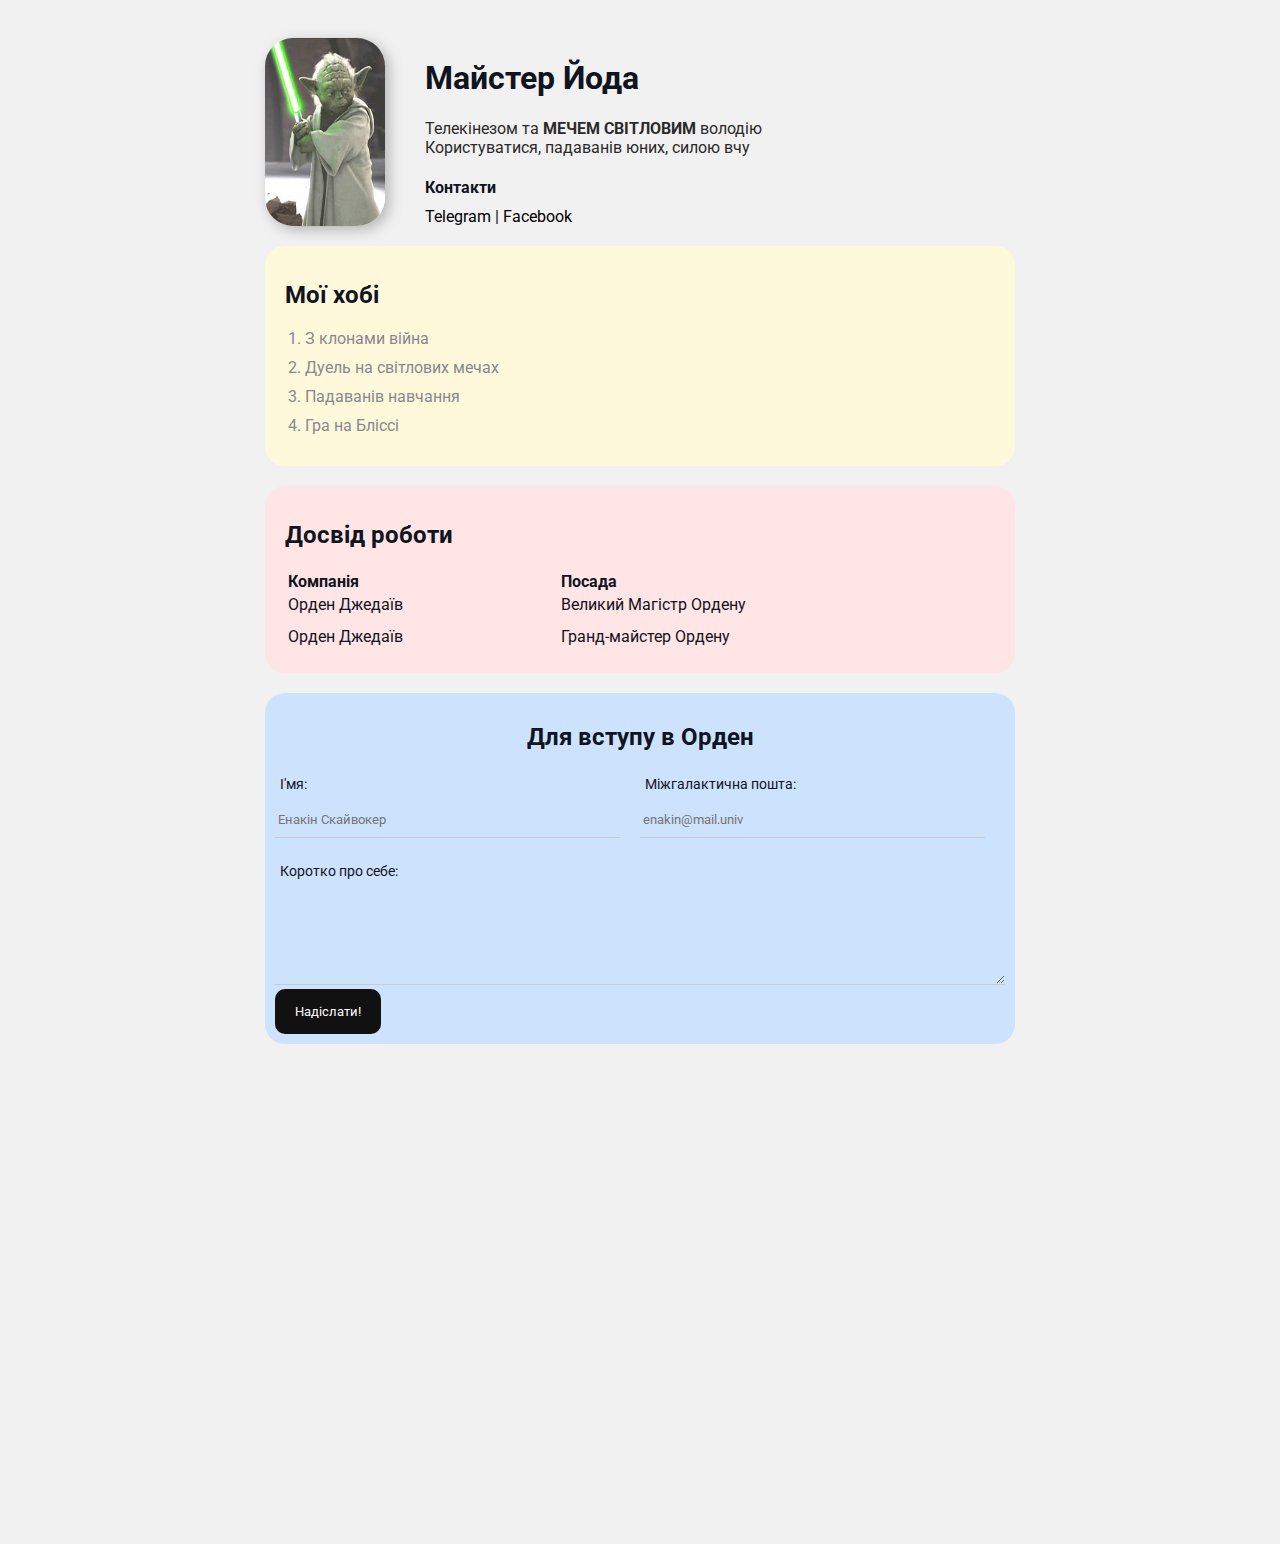
<file: index.html>
<!DOCTYPE html>
<html>
  <head>
    <meta charset="UTF-8" />
    <title>Yoda CV</title>
    <link rel="stylesheet" href="styles.css" />
  </head>
  <body>
    <div class="container">
      <div class="info">
        <img src="yoda2.jpg" alt="тут картинка" class="avatar" />
        <div class="info-text">
          <h1>Майстер Йода</h1>
          <p>Телекінезом та <strong>МЕЧЕМ СВІТЛОВИМ</strong> володію</p>
          <p>Користуватися, падаванів юних, силою вчу</p>
          <h4>Контакти</h4>
          <a href="https://t.me/humor_by_yoda" target="_blank">Telegram</a>
          |
          <a href="https://ru-ru.facebook.com/cityquest.md" target="_blank"
            >Facebook</a
          >
        </div>
      </div>

      <div class="card bg-yellow">
        <h2>Мої хобі</h2>

        <ol type="1" class="list">
          <li>З клонами війна</li>
          <li>Дуель на світлових мечах</li>
          <li>Падаванів навчання</li>
          <li>Гра на Бліссі</li>
        </ol>
      </div>

      <div class="card bg-red">
        <h2>Досвід роботи</h2>
        <table class="table">
          <thead>
            <tr>
              <th>Компанія</th>
              <th>Посада</th>
            </tr>
          </thead>
          <tr>
            <td>Орден Джедаїв</td>
            <td>Великий Магістр Ордену</td>
          </tr>
          <tr>
            <td>Орден Джедаїв</td>
            <td>Гранд-майстер Ордену</td>
          </tr>
        </table>
      </div>
      <div class="contact">
        <h2>Для вступу в Орден</h2>
        <form>
          <div class="row">
            <div class="form-group">
              <label for="name">І'мя:</label>
              <input type="text" id="name" placeholder=" Енакін Скайвокер" />
            </div>
            <div class="form-group">
              <label for="email">Міжгалактична пошта:</label>
              <input type="email" id="email" placeholder=" enakin@mail.univ" />
            </div>
          </div>
          <div class="form-group">
            <label for="text">Коротко про себе:</label>
            <textarea name="" id="text" cols="21" rows="5"></textarea>
          </div>
          <input class="btn" type="submit" value="Надіслати!" class="input" />
        </form>
      </div>
    </div>

    <div style="margin-bottom: 500px"></div>
  </body>
</html>
</file>
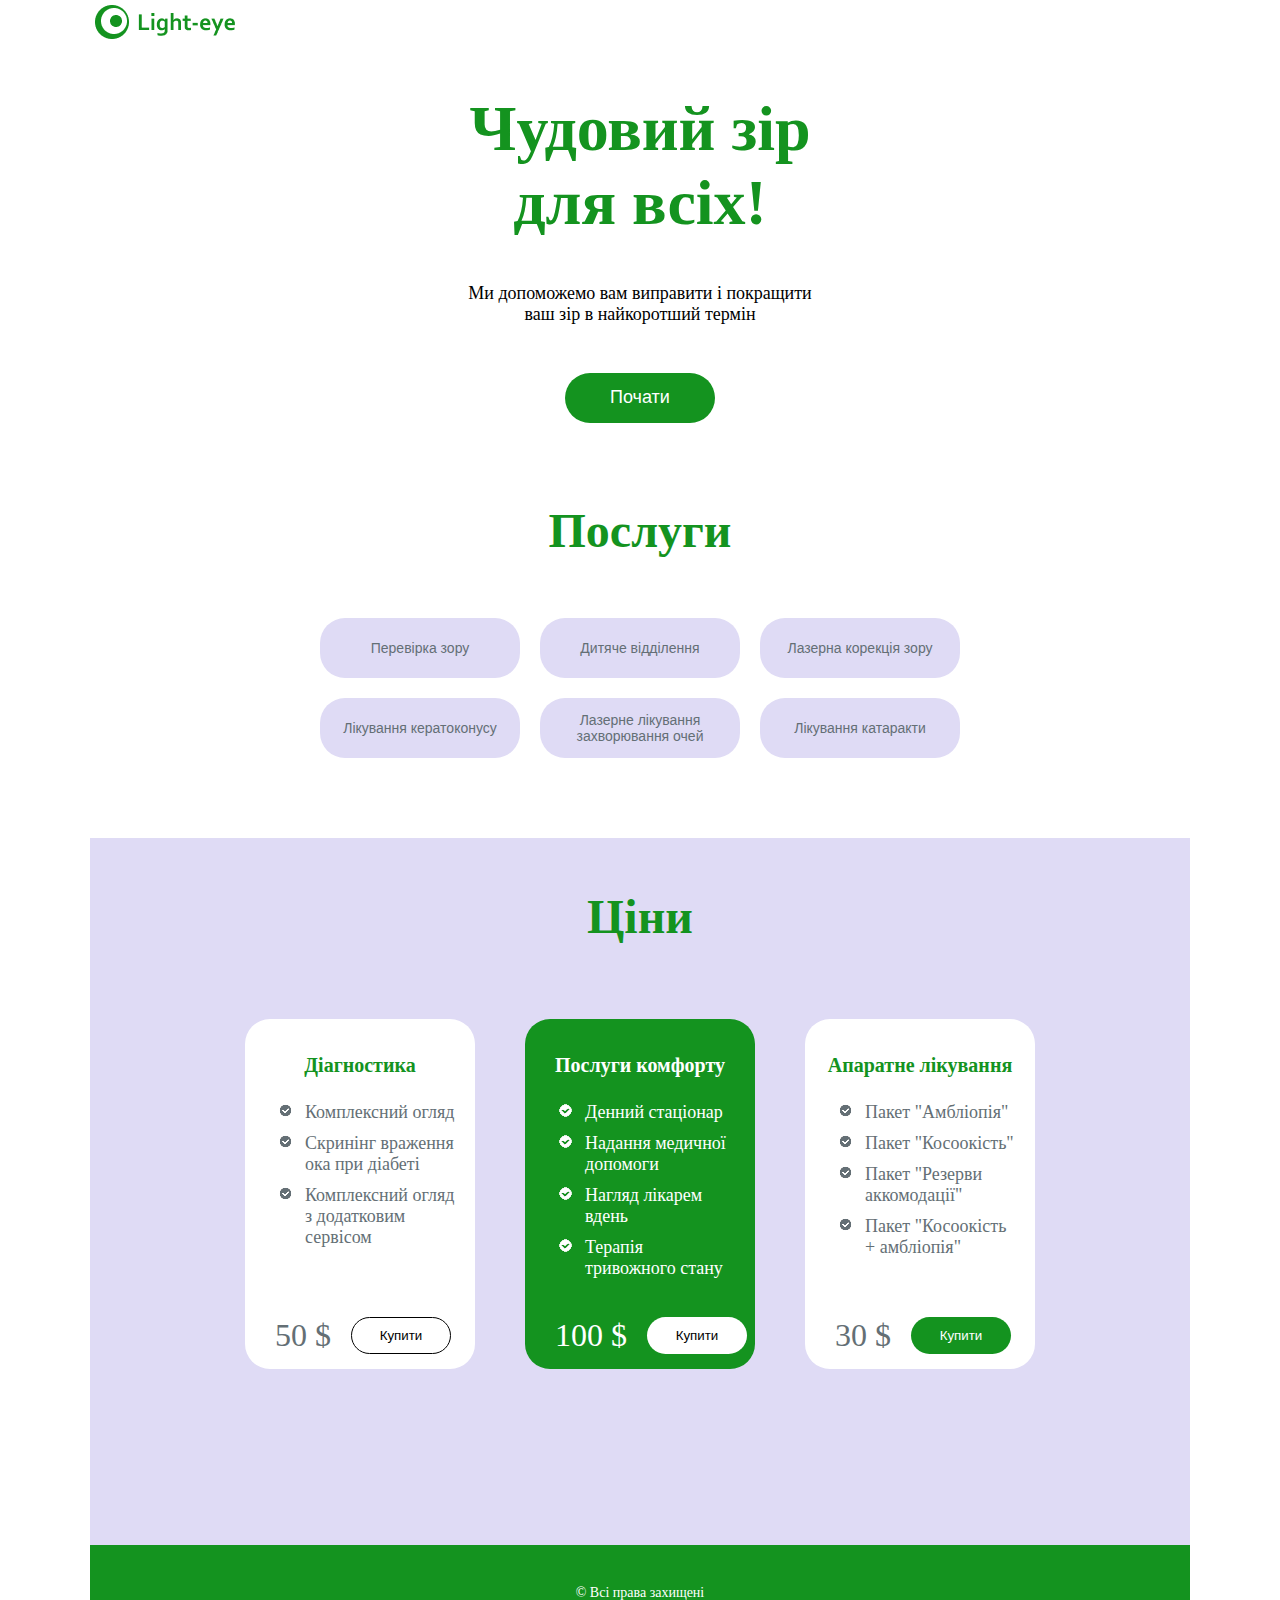
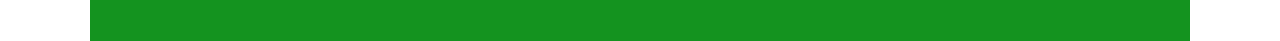
<file: dz.html>
<!DOCTYPE html>
<html lang="ua">
  <head>
    <meta charset="UTF-8" />
    <meta http-equiv="X-UA-Compatible" content="IE=edge" />
    <meta name="viewport" content="width=device-width, initial-scale=1.0" />
    <title>Light-eye</title>
    <link rel="icon" href="logo.png">
    <link rel="stylesheet" href="style.css" />
  </head>
  <body>
    <header>
      <img src="logo.png" alt="logo" />
    </header>
    <main>
      <section class="sec1">
        <h1>Чудовий зір<br />для всіх!</h1>
        <p>
          Ми допоможемо вам виправити і покращити<br />ваш зір в найкоротший
          термін
        </p>
        <button class="rd"><a href="#" class="ard">Почати</a></button>
      </section>
      <section class="sec2">
        <h2>Послуги</h2>
        <nav class="servs">
          <button class="srvbtn">
            <a href="#" class="asrv">Перевірка зору</a>
          </button>
          <button class="srvbtn">
            <a href="#" class="asrv">Дитяче відділення</a>
          </button>
          <button class="srvbtn">
            <a href="#" class="asrv">Лазерна корекція зору</a>
          </button>
          <button class="srvbtn">
            <a href="#" class="asrv">Лікування кератоконусу</a>
          </button>
          <button class="srvbtn">
            <a href="#" class="asrv">Лазерне лікування захворювання очей</a>
          </button>
          <button class="srvbtn">
            <a href="#" class="asrv">Лікування катаракти</a>
          </button>
        </nav>
      </section>
      <section class="sec3">
        <h2>Ціни</h2>
        <div class="prcs">
          <section class="diagn">
            <h3>Діагностика</h3>
            <ul>
              <li>Комплексний огляд</li>
              <li>Скринінг враження ока при діабеті</li>
              <li>Комплексний огляд з додатковим сервісом</li>
            </ul>
            <div class="buy">
                <span>50 &#36</span>
                <button class="buybutton1">Купити</button>
            </div>
          </section>
          <section class="comf">
            <h3>Послуги комфорту</h3>
            <ul>
              <li>Денний стаціонар</li>
              <li>Надання медичної допомоги</li>
              <li>Нагляд лікарем вдень</li>
              <li>Терапія тривожного стану</li>
            </ul>
            <div class="buy">
                <span>100 &#36</span>
                <button class="buybutton2">Купити</button>
            </div>
          </section>
          <section class="appar">
            <h3>Апаратне лікування</h3>
            <ul>
              <li>Пакет "Амбліопія"</li>
              <li>Пакет "Косоокість"</li>
              <li>Пакет "Резерви аккомодації"</li>
              <li>Пакет "Косоокість + амбліопія"</li>
            </ul>
            <div class="buy">
                <span>30 &#36</span>
                <button class="buybutton3">Купити</button>
            </div>
          </section>
        </div>
      </section>
    </main>
    <footer>
        <small>&copy Всі права захищені</small>
    </footer>
  </body>
</html>
</file>
<file: styles.css>
@import url('https://fonts.googleapis.com/css2?family=Roboto&display=swap');


body {
    background-color: #f1f1f1;
    color: #0f141e;

    font-size: 16px;
    font-weight: normal;
    font-family: 'Roboto', sans-serif;


}

a {
    color: black;
    text-decoration: none;
}

a:hover {
    text-decoration: underline;
}

a:active {
     color: blue;  
}

a:visited {
    color: grey;
}

.avatar {
   width: 120px;
   border-radius: 28px;
   box-shadow: 4px 4px 14px rgba(0, 0, 0, 0.25);
}

.info {
    display: flex;
    margin-bottom: 20px;
    
}

.info-text {
    margin-left: 40px;
}

.info-text h4 {
    margin-bottom: 10px;
}



.info p {
    color: #2b2a2a;
    margin:0px;
    font-style: normal;
    text-decoration: none;

}

.container {
    max-width: 750px;
    margin: auto;
    padding-top: 30px;
}

.bg-yellow {
    background: #fff9dc;
}

.bg-red {
    background: #ffe5e5;
}

.card {
    padding: 15px 20px;
    margin-bottom: 20px;
    border-radius: 20px;
}

.list {
    padding: 0 20px;
}

.list li {
    color: #86898f;
    margin-bottom: 10px;
}

.table {
    width: 100%; 
    text-align: left;  
}

.table td {
    padding-bottom: 10px;
}

.input {
    text-align: right;
}

.contact {
    background: rgb(205, 226, 253);
    border-radius: 20px;
    padding: 10px;
}

.contact h2 {
    text-align: center;
}

.form-group label {
    display: block;
    font-size: 14px;
    padding: 5px;
}

.form-group input, .form-group textarea {
    width: 100%;
    box-sizing: border-box;
    border: none;
    background: transparent;
    border-bottom: 1px solid #ccc;
    color: black;
    padding: 15px 0 10px;
    outline: none;
    font-family: inherit;
}

.row {
    display: flex;
    margin-bottom: 20px;
}

.row > .form-group {
    width: 50%;
    margin-right: 20px;
}

.btn {
    background: #111;
    padding: 15px 20px;
    color: #fff;
    border: none;
    border-radius: 10px;
    font-family: inherit;
    cursor: pointer;
}

.btn:hover {
    opacity: 0.9;
}

@media (max-width: 700px) {
    .info {
        text-align: center;
        display: block;
    }
}


/* .contacts {
    background: green;
    padding: 5px;
    margin: 20px;
} */

/* .box-model > div {
    float: left;
    background: black;
    height: 200px;
    border: 4px solid red;
    width: 25%;
    box-sizing: border-box;
} */
</file>
<file: style.css>
body {
    font-family: Corbel;
    width: 1100px;
    font-size: 18px;
    margin: auto;

}

.sec1 {
    text-align: center;
}

.servs {
    display: flex;
    flex-wrap: wrap;
    padding-left: 20%;
    padding-right: 20%;

}

.srvbtn {
    height: 60px;
    width: 200px;
    border-radius: 25px;
    border: none;
    background-color: #DFDBF5;
    display: block;
    justify-content: center;
    margin: 10px;
    font-size: 14px;
}

.asrv {
    text-decoration: none;
    color: #646F75;
}

h1 {
    font-size: 64px;
    color: #14931F;
}

h2 {
    text-align: center;
    color: #14931F;
    margin: 50px;
    font-size: 48px;
}

h3 {
    font-size: 20px;
}

.rd {
    background-color: #14931F;
    height: 50px;
    width: 150px;
    border-radius: 25px;
    border: none;
    margin: 30px;
}

.ard {
    color: white;
    text-decoration: none;
    font-size: 18px;
}

.sec3 {
    background-color: #DFDBF5;
    padding: 1px;
    margin-top: 70px;
}

.prcs {
    display: flex;
    justify-content: center;
    padding-bottom: 150px;
}

.diagn {
    background-color: white;
    border-radius: 25px;
    text-align: center;
    margin: 25px;
    padding: 15px;
    color: #14931F;
    width: 200px;
    height: 320px;
    position: relative;
}

.diagn>ul>li {
    color: #646F75;
    list-style-image: url("Galochka1.png");
}

.diagn>div>span {
    color: #646F75;
}

.comf {
    background-color: #14931F;
    border-radius: 25px;
    text-align: center;
    margin: 25px;
    padding: 15px;
    color: white;
    width: 200px;
    height: 320px;
    position: relative;
}

.comf>ul>li {
    list-style-image: url("Galochka2.png");
}

.appar {
    background-color: white;
    border-radius: 25px;
    text-align: center;
    margin: 25px;
    padding: 15px;
    color: #14931F;
    width: 200px;
    height: 320px;
    position: relative;
}

.appar>ul>li {
    color: #646F75;
    list-style-image: url("Galochka1.png");
}

.appar>div>span {
    color: #646F75;
}

li {
    text-align: left;
    padding: 5px;
}

small {
    background-color: #14931F;
    text-align: center;
    display: block;
    font-size: 14px;
    padding: 40px;
    color: white;
}

.buy {
    display: flex;
    justify-content: center;
    font-size: 32px;
    position: absolute;
    bottom: 15px;
    left: 30px;
}

.buybutton1 {
    background-color: white;
    border: 1px solid black;
    border-radius: 25px;
    width: 100px;
    margin-left: 20px;
}

.buybutton2 {
    background-color: white;
    border: none;
    border-radius: 25px;
    width: 100px;
    margin-left: 20px;
}

.buybutton3 {
    background-color: #14931F;
    color: white;
    border: none;
    border-radius: 25px;
    width: 100px;
    margin-left: 20px;
}
</file>
